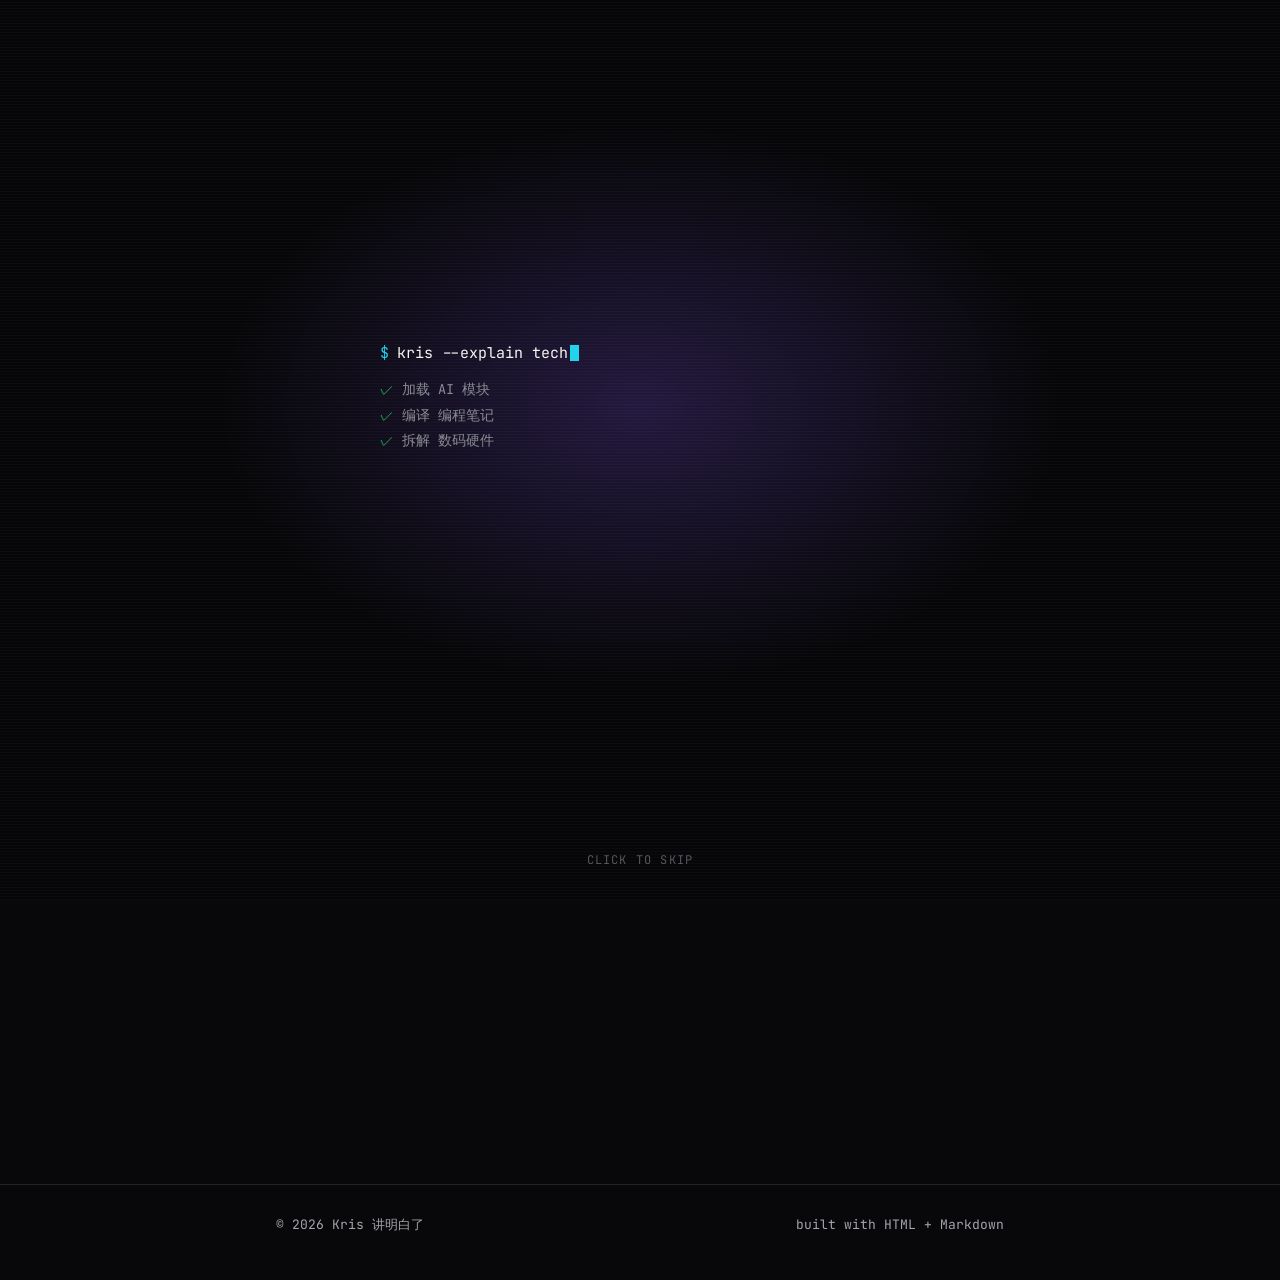
<file: index.html>
<!doctype html>
<html lang="zh-CN">
<head>
  <meta charset="utf-8">
  <meta name="viewport" content="width=device-width, initial-scale=1">
  <title>Kris 讲明白了</title>
  <meta name="description" content="把复杂的科技，讲成你听得懂的话。Kris 的个人科技博客。">
  <link rel="stylesheet" href="assets/style.css">
  <script src="assets/app.js"></script>
</head>
<body>
  <div id="intro" class="intro" aria-hidden="true">
    <div class="intro-inner">
      <div class="intro-term"><span class="p">$</span><span id="intro-type"></span><span class="intro-caret"></span>
        <div id="intro-lines" class="intro-lines"></div>
      </div>
      <div class="intro-title"><span class="logo-mark">K</span><span class="intro-name">Kris <span class="grad">讲明白了</span></span></div>
    </div>
    <div class="intro-skip">CLICK TO SKIP</div>
  </div>

  <header class="site-header">
    <div class="wrap">
      <a class="logo" href="index.html"><span class="logo-mark">K</span><span class="logo-text">Kris 讲明白了<span class="cursor"></span></span></a>
      <nav>
        <a href="index.html" class="active">文章</a>
        <a href="about.html">关于</a>
        <button class="theme-btn" title="切换深色/浅色" aria-label="切换主题">◐</button>
      </nav>
    </div>
  </header>

  <main class="wrap">
    <section class="hero">
      <div class="kicker"><span class="dot"></span>持续更新中 · AI / 编程 / 数码</div>
      <h1>把复杂的科技，<br><span class="grad">讲成你听得懂的话。</span></h1>
      <p>我是 Kris。这里不追热点、不堆术语，只把一件事拆开、讲透、讲明白。</p>
      <div id="stats" class="stats"></div>
    </section>

    <div class="controls">
      <div class="search-box"><input id="search" class="search" type="search" placeholder="搜索文章…"></div>
      <div id="tags" class="tags"></div>
    </div>

    <ul id="post-list" class="post-list"></ul>
  </main>

  <footer class="site-footer">
    <div class="wrap"><span>© 2026 Kris 讲明白了</span><span>built with HTML + Markdown</span></div>
  </footer>

  <script>runIntro(); renderHome();</script>
</body>
</html>
</file>
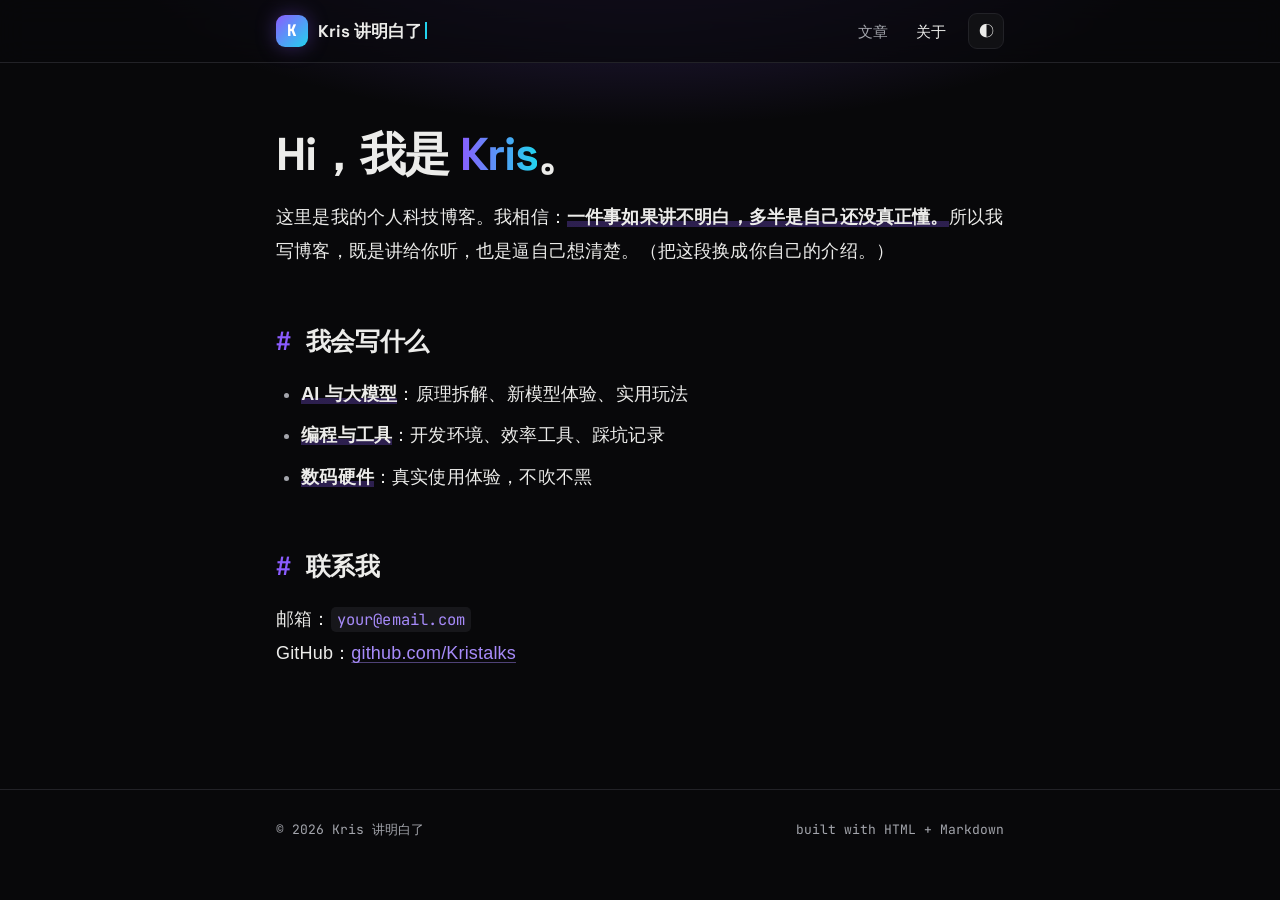
<file: about.html>
<!doctype html>
<html lang="zh-CN">
<head>
  <meta charset="utf-8">
  <meta name="viewport" content="width=device-width, initial-scale=1">
  <title>关于 · Kris 讲明白了</title>
  <link rel="stylesheet" href="assets/style.css">
  <script src="assets/app.js"></script>
</head>
<body class="reading">
  <header class="site-header">
    <div class="wrap">
      <a class="logo" href="index.html"><span class="logo-mark">K</span><span class="logo-text">Kris 讲明白了<span class="cursor"></span></span></a>
      <nav>
        <a href="index.html">文章</a>
        <a href="about.html" class="active">关于</a>
        <button class="theme-btn" title="切换深色/浅色" aria-label="切换主题">◐</button>
      </nav>
    </div>
  </header>

  <main class="wrap">
    <article class="article">
      <h1>Hi，我是 <span class="grad">Kris</span>。</h1>
      <div class="content">
        <p>这里是我的个人科技博客。我相信：<strong>一件事如果讲不明白，多半是自己还没真正懂。</strong>所以我写博客，既是讲给你听，也是逼自己想清楚。（把这段换成你自己的介绍。）</p>
        <h2>我会写什么</h2>
        <ul>
          <li><strong>AI 与大模型</strong>：原理拆解、新模型体验、实用玩法</li>
          <li><strong>编程与工具</strong>：开发环境、效率工具、踩坑记录</li>
          <li><strong>数码硬件</strong>：真实使用体验，不吹不黑</li>
        </ul>
        <h2>联系我</h2>
        <p>邮箱：<code>your@email.com</code><br>GitHub：<a href="https://github.com/Kristalks">github.com/Kristalks</a></p>
      </div>
    </article>
  </main>

  <footer class="site-footer">
    <div class="wrap"><span>© 2026 Kris 讲明白了</span><span>built with HTML + Markdown</span></div>
  </footer>
</body>
</html>
</file>
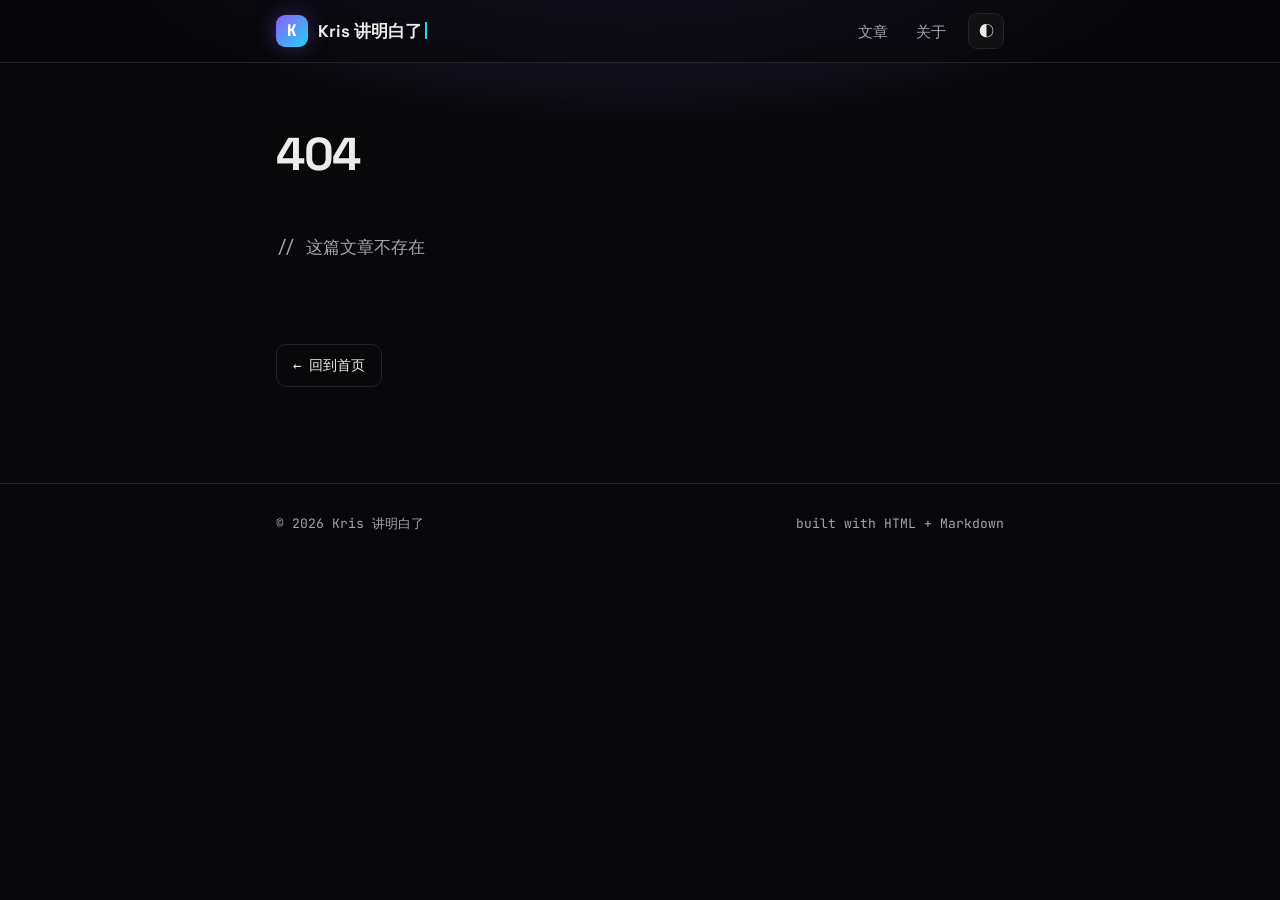
<file: post.html>
<!doctype html>
<html lang="zh-CN">
<head>
  <meta charset="utf-8">
  <meta name="viewport" content="width=device-width, initial-scale=1">
  <title>文章 · Kris 讲明白了</title>
  <link rel="stylesheet" href="assets/style.css">
  <script src="assets/lib/marked.min.js"></script>
  <script src="assets/app.js"></script>
</head>
<body class="reading">
  <div id="progress" class="progress"></div>
  <header class="site-header">
    <div class="wrap">
      <a class="logo" href="index.html"><span class="logo-mark">K</span><span class="logo-text">Kris 讲明白了<span class="cursor"></span></span></a>
      <nav>
        <a href="index.html">文章</a>
        <a href="about.html">关于</a>
        <button class="theme-btn" title="切换深色/浅色" aria-label="切换主题">◐</button>
      </nav>
    </div>
  </header>

  <main class="wrap">
    <article id="article" class="article"><p class="empty">// loading…</p></article>
  </main>

  <footer class="site-footer">
    <div class="wrap"><span>© 2026 Kris 讲明白了</span><span>built with HTML + Markdown</span></div>
  </footer>

  <script>renderPost();</script>
</body>
</html>
</file>
<file: assets/style.css>
/* ===== 字体：放在本地，不依赖 Google（大陆也能稳定加载）===== */
@font-face {
  font-family: "Space Grotesk"; font-style: normal; font-weight: 300 700; font-display: swap;
  src: url("fonts/space-grotesk.woff2") format("woff2");
}
@font-face {
  font-family: "JetBrains Mono"; font-style: normal; font-weight: 100 800; font-display: swap;
  src: url("fonts/jetbrains-mono.woff2") format("woff2");
}

/* ===== Kris 讲明白了 · 主题 =====
   默认深色；点右上角按钮切换浅色。改主色：改 --a1 / --a2 两个渐变色 */
:root {
  --bg: #08080a;
  --surface: #111114;
  --surface-2: #17171b;
  --text: #ececea;
  --muted: #a3a5ac;
  --border: #222227;
  --a1: #8b5cff;
  --a2: #22d3ee;
  --accent: #a78bfa;
  --glow: rgba(139, 92, 255, 0.35);
  --grid: rgba(255, 255, 255, 0.035);
  --code-bg: #0f0f13;
  --maxw: 760px;
  --font: "Space Grotesk", -apple-system, BlinkMacSystemFont, "PingFang SC", "Hiragino Sans GB", "Microsoft YaHei", sans-serif;
  --mono: "JetBrains Mono", "SF Mono", Menlo, Consolas, monospace;
  /* 正文用系统字体：中英文字形更统一，长文阅读更舒服 */
  --read-font: -apple-system, BlinkMacSystemFont, "PingFang SC", "Hiragino Sans GB", "Microsoft YaHei", "Segoe UI", "Noto Sans SC", sans-serif;
  --fs: 18px;
  color-scheme: dark;
}
:root[data-theme="light"] {
  --bg: #f7f6f2;
  --surface: #ffffff;
  --surface-2: #f0efea;
  --text: #1a1a1d;
  --muted: #5a5c63;
  --border: #e2e0d9;
  --a1: #6d3df5;
  --a2: #0891b2;
  --accent: #6d3df5;
  --glow: rgba(109, 61, 245, 0.18);
  --grid: rgba(0, 0, 0, 0.04);
  --code-bg: #f0efea;
  color-scheme: light;
}

* { box-sizing: border-box; }
html { -webkit-text-size-adjust: 100%; }
body {
  margin: 0; color: var(--text); font-family: var(--font);
  font-size: 17px; line-height: 1.8; overflow-x: hidden;
  background-color: var(--bg);
  background-image:
    radial-gradient(900px 500px at 15% -10%, var(--glow), transparent 60%),
    radial-gradient(700px 400px at 100% 0%, rgba(34, 211, 238, 0.12), transparent 60%),
    linear-gradient(var(--grid) 1px, transparent 1px),
    linear-gradient(90deg, var(--grid) 1px, transparent 1px);
  background-size: auto, auto, 44px 44px, 44px 44px;
  background-attachment: fixed;
  -webkit-font-smoothing: antialiased; -moz-osx-font-smoothing: grayscale;
  text-rendering: optimizeLegibility;
}
/* 阅读页：去掉网格，只留顶部一点光晕，减少正文背后的视觉干扰 */
body.reading {
  background-image: radial-gradient(900px 360px at 50% -12%, var(--glow), transparent 65%);
  background-size: auto;
}
:focus-visible { outline: 2px solid var(--a2); outline-offset: 3px; border-radius: 4px; }
::selection { background: var(--a1); color: #fff; }
a { color: var(--accent); text-decoration: none; }
.wrap { max-width: var(--maxw); margin: 0 auto; padding: 0 16px; }
.grad {
  background: linear-gradient(90deg, var(--a1), var(--a2));
  -webkit-background-clip: text; background-clip: text; color: transparent;
}

/* ===== 顶栏 ===== */
.site-header {
  position: sticky; top: 0; z-index: 10;
  backdrop-filter: blur(14px); -webkit-backdrop-filter: blur(14px);
  background: color-mix(in srgb, var(--bg) 70%, transparent);
  border-bottom: 1px solid var(--border);
}
.site-header .wrap { display: flex; align-items: center; justify-content: space-between; height: 62px; gap: 12px; }
.logo { display: flex; align-items: center; gap: 10px; color: var(--text); font-weight: 700; font-size: 17px; white-space: nowrap; }
.logo-mark {
  display: grid; place-items: center; width: 32px; height: 32px; border-radius: 9px;
  background: linear-gradient(135deg, var(--a1), var(--a2)); color: #fff;
  font-family: var(--mono); font-weight: 800; font-size: 16px;
  box-shadow: 0 0 20px var(--glow);
}
.logo .cursor { display: inline-block; width: 2px; height: 1em; margin-left: 3px; background: var(--a2); vertical-align: -2px; animation: blink 1.1s steps(1) infinite; }
@keyframes blink { 50% { opacity: 0; } }
nav { display: flex; align-items: center; gap: 4px; font-size: 15px; }
nav a { color: var(--muted); padding: 6px 12px; border-radius: 8px; transition: .2s; }
nav a:hover { color: var(--text); background: var(--surface-2); }
nav a.active { color: var(--text); }
.theme-btn {
  margin-left: 6px; border: 1px solid var(--border); background: var(--surface); color: var(--text);
  width: 36px; height: 36px; border-radius: 9px; cursor: pointer; font-size: 15px; transition: .2s;
}
.theme-btn:hover { border-color: var(--a1); box-shadow: 0 0 14px var(--glow); }

/* ===== 首屏 ===== */
.hero { padding: 80px 0 40px; }
.kicker {
  display: inline-flex; align-items: center; gap: 8px; font-family: var(--mono); font-size: 13px;
  color: var(--muted); border: 1px solid var(--border); background: var(--surface);
  padding: 4px 12px; border-radius: 999px; margin-bottom: 22px;
}
.kicker .dot { width: 7px; height: 7px; border-radius: 50%; background: #22c55e; box-shadow: 0 0 10px #22c55e; }
.hero h1 {
  font-size: clamp(36px, 8vw, 64px); line-height: 1.12; margin: 0 0 20px;
  letter-spacing: -0.03em; font-weight: 800;
}
.hero p { color: var(--muted); margin: 0; font-size: 18px; max-width: 34em; }
.stats { display: flex; gap: 28px; margin-top: 32px; font-family: var(--mono); }
.stats b { display: block; font-size: 26px; color: var(--text); line-height: 1.2; }
.stats span { font-size: 12px; color: var(--muted); letter-spacing: .08em; text-transform: uppercase; }

/* ===== 搜索 & 标签 ===== */
.controls { display: flex; flex-direction: column; gap: 14px; margin: 16px 0 28px; }
.search-box { position: relative; }
.search-box::before {
  content: ">"; position: absolute; left: 14px; top: 50%; transform: translateY(-50%);
  font-family: var(--mono); color: var(--a2); font-weight: 700;
}
.search {
  width: 100%; padding: 12px 14px 12px 34px; border-radius: 12px; border: 1px solid var(--border);
  background: var(--surface); color: var(--text); font: inherit; font-size: 15px; outline: none; transition: .2s;
}
.search:focus { border-color: var(--a1); box-shadow: 0 0 0 4px var(--glow); }
.tags { display: flex; flex-wrap: wrap; gap: 8px; }
.tag {
  border: 1px solid var(--border); background: var(--surface); color: var(--muted);
  padding: 4px 13px; border-radius: 999px; font-size: 13px; cursor: pointer;
  font-family: var(--mono); transition: .2s;
}
.tag:hover { color: var(--text); border-color: var(--muted); }
.tag.active { background: linear-gradient(90deg, var(--a1), var(--a2)); color: #fff; border-color: transparent; }

/* ===== 文章卡片 ===== */
.post-list { list-style: none; margin: 0; padding: 0; display: grid; gap: 14px; }
.post-item {
  position: relative; display: grid; grid-template-columns: 52px 1fr; gap: 4px 14px;
  padding: 22px 22px 20px; border-radius: 16px; border: 1px solid var(--border);
  background: var(--surface); transition: transform .25s, border-color .25s, box-shadow .25s;
}
.post-item:hover { transform: translateY(-3px); border-color: color-mix(in srgb, var(--a1) 60%, var(--border)); box-shadow: 0 12px 40px -12px var(--glow); }
.post-num { font-family: var(--mono); font-size: 28px; font-weight: 800; line-height: 1.2; color: var(--border); transition: .25s; }
.post-item:hover .post-num { color: var(--a1); }
.post-item h2 { font-size: 20px; margin: 0 0 6px; line-height: 1.45; letter-spacing: -0.01em; }
.post-item h2 a { color: var(--text); }
.post-item h2 a::after { content: ""; position: absolute; inset: 0; border-radius: 16px; }
.post-item p { margin: 0 0 10px; color: var(--muted); font-family: var(--read-font); font-size: 15.5px; line-height: 1.75; }
.hero p { font-family: var(--read-font); }
.meta { font-family: var(--mono); font-size: 12.5px; color: var(--muted); display: flex; flex-wrap: wrap; gap: 6px 14px; align-items: center; }
.meta .t { color: var(--accent); position: relative; z-index: 1; }
.empty { color: var(--muted); padding: 32px 0; font-family: var(--mono); }

/* ===== 文章页 ===== */
.progress { position: fixed; top: 0; left: 0; height: 3px; width: 0; z-index: 20; background: linear-gradient(90deg, var(--a1), var(--a2)); box-shadow: 0 0 12px var(--glow); }
.article { padding: 64px 0 24px; }
.article h1 { font-size: clamp(30px, 6vw, 46px); line-height: 1.2; margin: 0 0 18px; letter-spacing: -0.03em; font-weight: 800; }
.article > .meta { margin-bottom: 40px; padding-bottom: 24px; border-bottom: 1px solid var(--border); }
.content {
  font-family: var(--read-font); font-size: var(--fs); line-height: 1.9;
  letter-spacing: 0.01em; text-autospace: normal; /* 新浏览器会自动在中英文之间加空隙 */
  line-break: strict; overflow-wrap: break-word;
}
.content p, .content li { text-wrap: pretty; }
.content h2, .content h3, .article h1, .post-item h2 { text-wrap: balance; }
.content h2, .content h3 { font-family: var(--font); scroll-margin-top: 84px; line-height: 1.4; }
.content h2 { font-size: 1.4em; margin: 2.2em 0 0.7em; letter-spacing: -0.01em; }
.content h2::before { content: "# "; font-family: var(--mono); color: var(--a1); }
.content h3 { font-size: 1.12em; margin: 1.8em 0 0.5em; }
.content p, .content ul, .content ol { margin: 0 0 1.25em; }
.content ul, .content ol { padding-left: 1.4em; }
.content li { margin-bottom: 0.4em; }
.content li::marker { color: var(--muted); }
.content a { text-decoration: underline; text-decoration-color: color-mix(in srgb, var(--accent) 45%, transparent); text-underline-offset: 3px; }
.content a:hover { text-decoration-color: var(--accent); }
.content strong { color: var(--text); font-weight: 650; background: linear-gradient(transparent 68%, color-mix(in srgb, var(--a1) 28%, transparent) 68%); }

/* 字号调节 */
.fs-ctrl { display: inline-flex; margin-left: auto; border: 1px solid var(--border); border-radius: 8px; overflow: hidden; }
.fs-ctrl button {
  border: 0; background: var(--surface); color: var(--muted); font: inherit; font-size: 12.5px;
  padding: 3px 10px; cursor: pointer; transition: .2s;
}
.fs-ctrl button + button { border-left: 1px solid var(--border); }
.fs-ctrl button:hover { color: var(--text); }
.fs-ctrl button.on { background: var(--surface-2); color: var(--text); }
.content img { max-width: 100%; border-radius: 12px; }
.content blockquote {
  margin: 1.6em 0; padding: 16px 20px; border: 1px solid var(--border); border-left: 3px solid var(--a2);
  background: var(--surface); border-radius: 0 12px 12px 0; font-size: 1.04em; color: var(--text);
}
.content blockquote p:last-child { margin: 0; }
.content code { font-family: var(--mono); font-size: 0.86em; background: var(--surface-2); padding: 2px 6px; border-radius: 5px; color: var(--accent); }
.content pre { background: var(--code-bg); border: 1px solid var(--border); padding: 16px 18px; border-radius: 12px; overflow-x: auto; line-height: 1.6; }
.content pre code { background: none; padding: 0; font-size: 14px; color: var(--text); }
.content table { border-collapse: collapse; width: 100%; margin-bottom: 1.2em; font-size: 15px; display: block; overflow-x: auto; }
.content th { font-family: var(--mono); font-size: 13px; color: var(--muted); text-align: left; border-bottom: 1px solid var(--border); padding: 8px 12px; }
.content td { border-bottom: 1px solid var(--border); padding: 8px 12px; }
.content hr { border: none; border-top: 1px solid var(--border); margin: 2em 0; }
.back { display: inline-block; margin-top: 32px; font-family: var(--mono); font-size: 14px; padding: 8px 16px; border: 1px solid var(--border); border-radius: 10px; color: var(--text); transition: .2s; }
.back:hover { border-color: var(--a1); box-shadow: 0 0 14px var(--glow); }

/* ===== 页脚 ===== */
.site-footer { border-top: 1px solid var(--border); margin-top: 72px; padding: 28px 0 44px; color: var(--muted); font-size: 13px; font-family: var(--mono); }
.site-footer .wrap { display: flex; justify-content: space-between; flex-wrap: wrap; gap: 8px; }

@media (max-width: 560px) {
  body { font-size: 16px; }
  :root { --fs: 17px; }
  .hero { padding: 52px 0 28px; }
  .hero p { font-size: 16px; }
  nav a { padding: 6px 8px; }
  .post-item { grid-template-columns: 1fr; padding: 18px; }
  .post-num { font-size: 20px; }
  .article { padding: 40px 0 16px; }
}
/* ===== 开场动画 ===== */
.intro {
  position: fixed; inset: 0; z-index: 100; display: grid; place-items: center;
  background:
    radial-gradient(600px 400px at 50% 45%, rgba(139, 92, 255, 0.22), transparent 70%),
    #060608;
  color: #f4f4f1; cursor: pointer;
  clip-path: inset(0 0 0 0);
  transition: clip-path .8s cubic-bezier(.77, 0, .18, 1);
}
html.no-intro .intro { display: none; }
.intro.leave { clip-path: inset(0 0 100% 0); }
.intro::before {
  content: ""; position: absolute; inset: 0; pointer-events: none;
  background: repeating-linear-gradient(0deg, rgba(255,255,255,.025) 0 1px, transparent 1px 3px);
}
.intro-inner { position: relative; width: min(520px, calc(100vw - 32px)); min-height: 220px; }
.intro-term { font-family: var(--mono); font-size: 15px; transition: opacity .35s, transform .35s; }
.intro-term .p { color: #22d3ee; margin-right: 8px; }
.intro-caret { display: inline-block; width: 9px; height: 1.1em; background: #22d3ee; vertical-align: -3px; margin-left: 2px; animation: blink 1s steps(1) infinite; }
.intro-lines { margin-top: 10px; font-family: var(--mono); font-size: 13.5px; color: #8a8c93; line-height: 1.9; }
.intro-lines div { opacity: 0; transform: translateX(-6px); animation: lineIn .3s forwards; }
.intro-lines .ok { color: #22c55e; margin-right: 8px; }
@keyframes lineIn { to { opacity: 1; transform: none; } }
.intro.show-title .intro-term { opacity: 0; transform: translateY(-12px); }
.intro-title {
  position: absolute; inset: 0; display: flex; align-items: center; justify-content: center; gap: 16px;
  opacity: 0; transform: scale(.92); filter: blur(8px);
  transition: opacity .6s, transform .8s cubic-bezier(.2, .8, .2, 1), filter .6s;
  pointer-events: none;
}
.intro.show-title .intro-title { opacity: 1; transform: none; filter: none; }
.intro-title .logo-mark { width: 56px; height: 56px; border-radius: 15px; font-size: 28px; box-shadow: 0 0 50px rgba(139, 92, 255, .6); }
.intro-name { font-size: clamp(30px, 7vw, 44px); font-weight: 800; letter-spacing: -0.03em; white-space: nowrap; }
.intro-name .grad { background: linear-gradient(90deg, #8b5cff, #22d3ee); -webkit-background-clip: text; background-clip: text; color: transparent; }
.intro-skip { position: fixed; bottom: 28px; left: 0; right: 0; text-align: center; font-family: var(--mono); font-size: 12px; color: #55575d; letter-spacing: .1em; }

/* ===== 首页内容依次浮现 ===== */
.hero > *, .controls, .post-item { opacity: 0; transform: translateY(18px); }
html.ready .hero > *, html.ready .controls, html.ready .post-item {
  animation: rise .7s cubic-bezier(.2, .8, .2, 1) forwards;
}
html.ready .hero > :nth-child(2) { animation-delay: .08s; }
html.ready .hero > :nth-child(3) { animation-delay: .16s; }
html.ready .hero > :nth-child(4) { animation-delay: .24s; }
html.ready .controls { animation-delay: .32s; }
html.ready .post-item { animation-delay: calc(.4s + var(--i, 0) * .08s); }
@keyframes rise { to { opacity: 1; transform: none; } }

@media (prefers-reduced-motion: reduce) {
  * { transition: none !important; animation: none !important; }
  .intro { display: none; }
  .hero > *, .controls, .post-item { opacity: 1; transform: none; }
}
</file>
